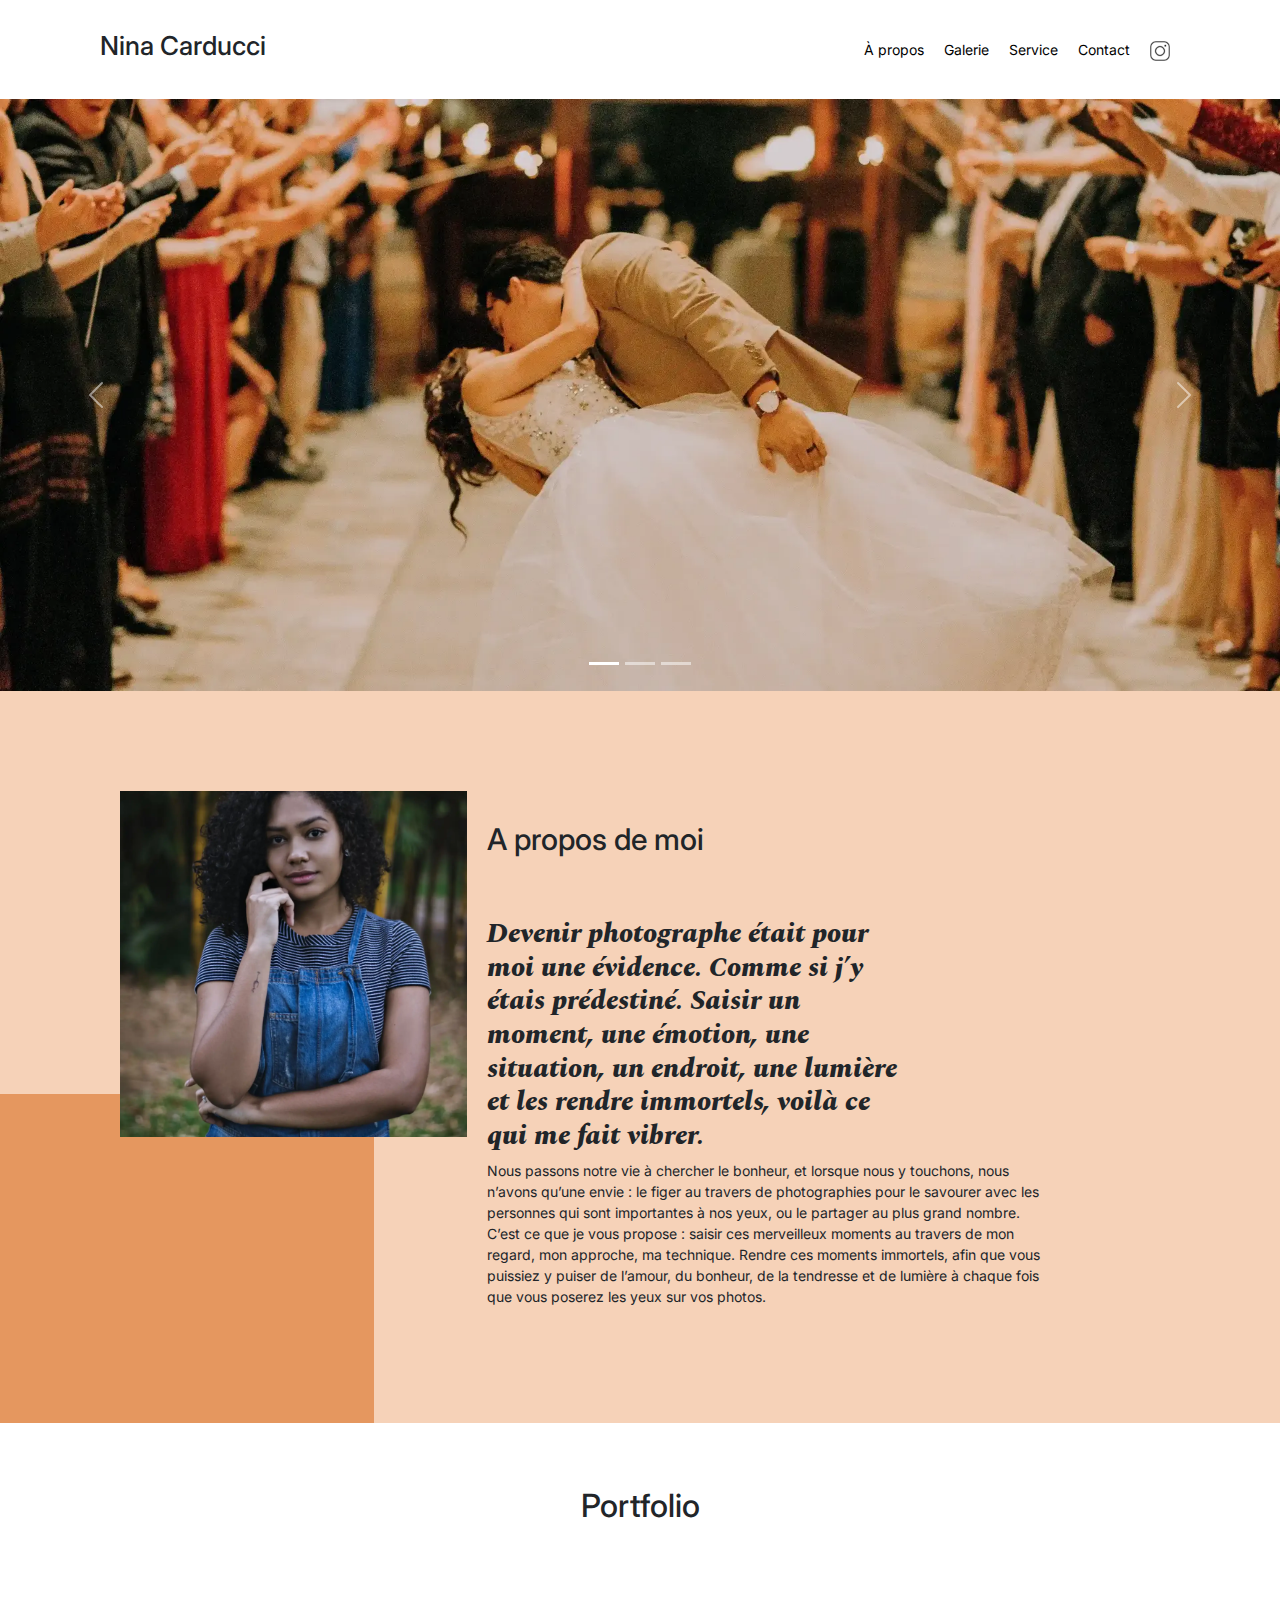
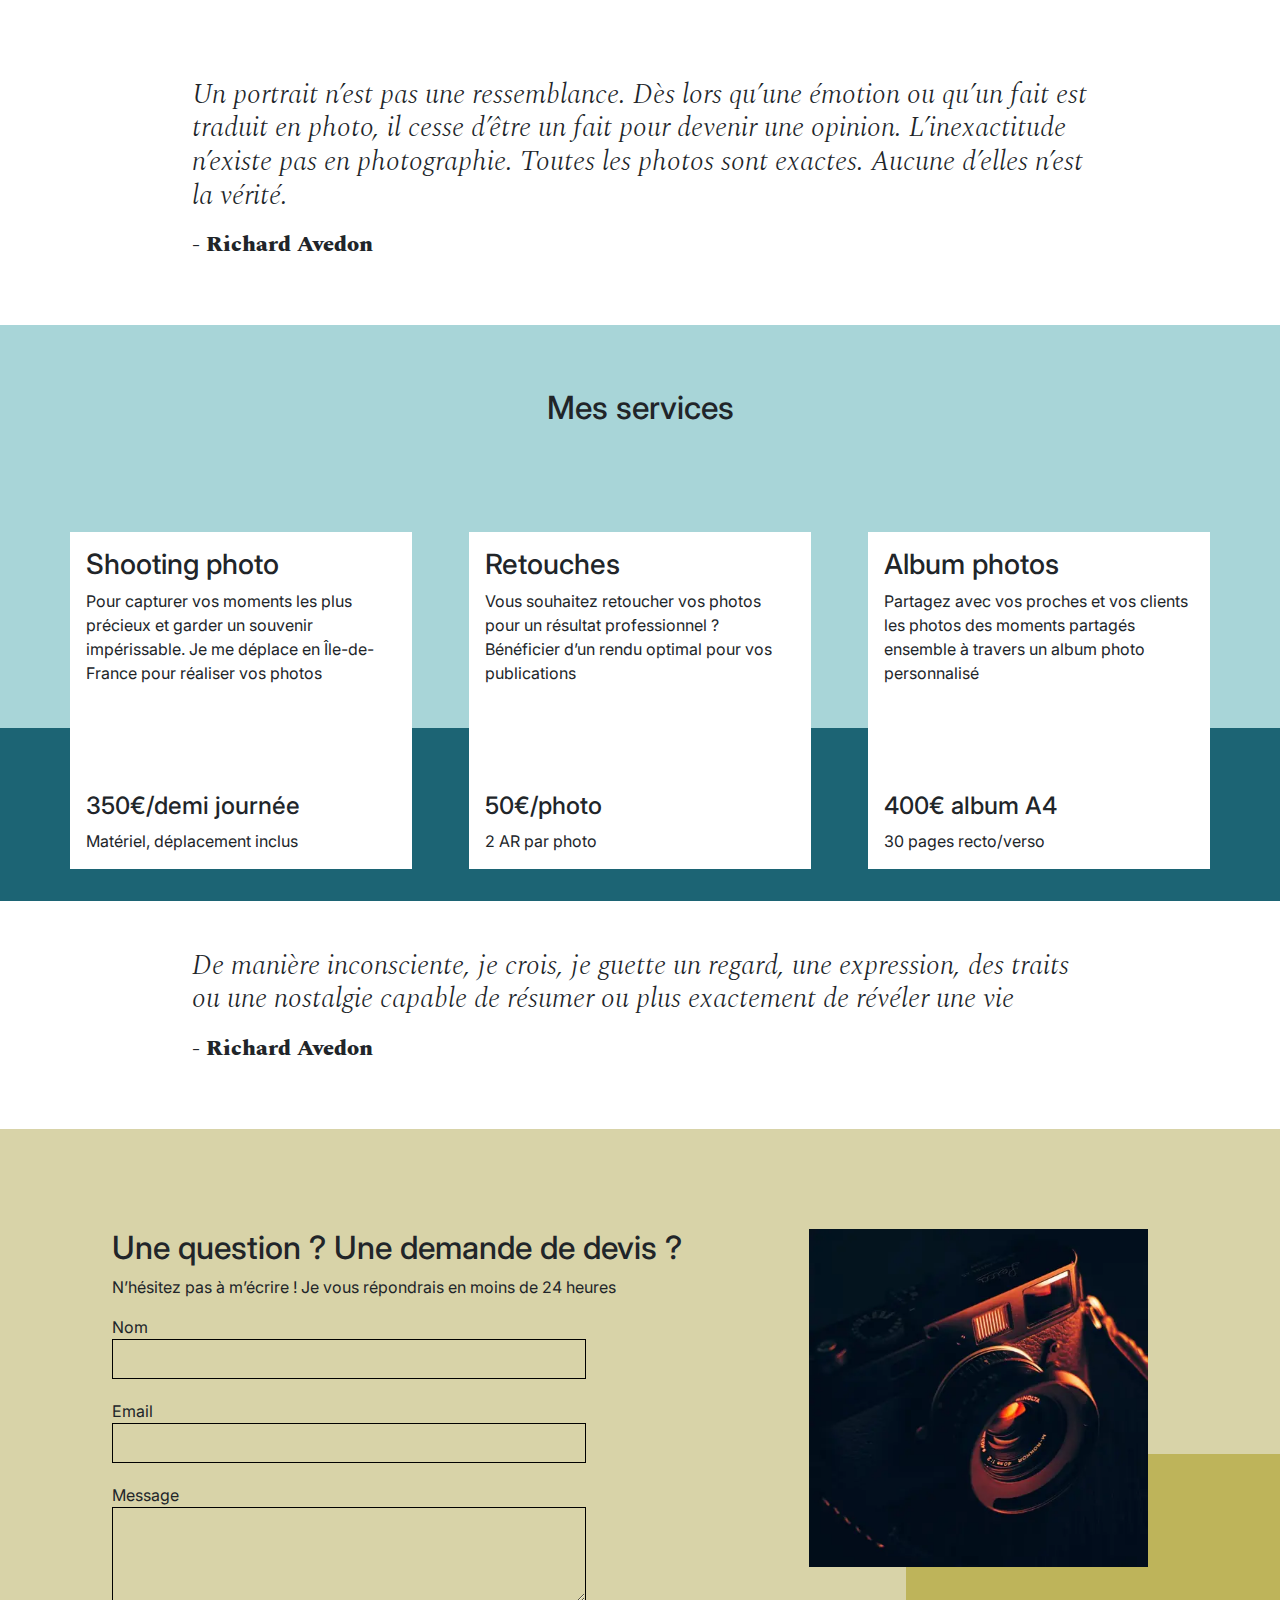
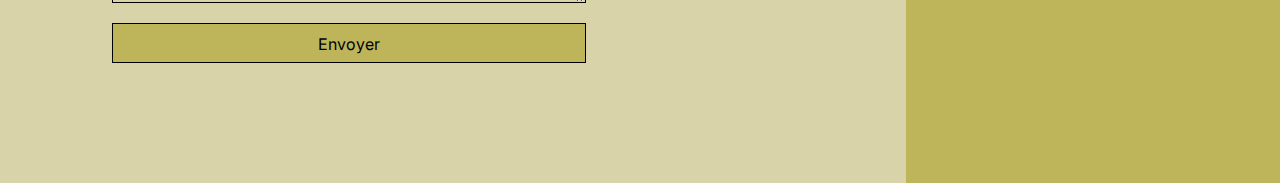
<file: index.html>
<!DOCTYPE html>
<html lang="fr">

<head>
	<meta name="viewport" content="width=device-width, initial-scale=1.0">
	<title>Nina Carducci - Photographe Professionnelle à Bordeaux | Portraits, Mariages, Événements</title>

	<!-- Open Graph meta tags -->
	<meta property="og:type" content="website">
	<meta property="og:title" content="Nina Carducci - Photographe Professionnelle à Bordeaux">
	<meta property="og:description"
		content="Photographe professionnel à Bordeaux. Contactez-nous au 05 56 67 78 89 pour prendre rendez-vous.">
	<meta property="og:url" content="https://nina-carducci.github.io/">
	<meta property="og:image" content="https://nina-carducci.github.io/assets/images/nina.png">
	<meta property="og:site_name" content="Nina Carducci Photographie">
	<meta property="og:locale" content="fr_FR">
	<meta property="og:image:width" content="1200">
	<meta property="og:image:height" content="630">

	<!-- Twitter Card meta tags -->
	<meta name="twitter:card" content="summary_large_image">
	<meta name="twitter:title" content="Nina Carducci - Photographe Professionnelle à Bordeaux">
	<meta name="twitter:description"
		content="Photographe professionnel à Bordeaux. Contactez-nous au 05 56 67 78 89 pour prendre rendez-vous.">
	<meta name="twitter:image" content="https://nina-carducci.github.io/assets/images/nina.png">
	<meta name="twitter:site" content="@NinaCarducci">
	<meta name="twitter:creator" content="@NinaCarducci">

	<!-- Schema.org JSON-LD -->
	<script type="application/ld+json">
  {
    "@context": "https://schema.org",
    "@type": "LocalBusiness",
    "name": "Nina Carducci",
    "image": "https://nina-carducci.github.io/assets/images/nina.png",
    "address": {
      "@type": "PostalAddress",
      "streetAddress": "68 avenue Alsace-Lorraine",
      "addressLocality": "Bordeaux",
      "postalCode": "33200",
      "addressCountry": "FR"
    },
    "telephone": "+33-5-56-67-78-89",
    "openingHours": "Mo-Fr 10:00-19:00",
    "contactPoint": {
      "@type": "ContactPoint",
      "telephone": "+33-5-56-67-78-89",
      "contactType": "Customer Service",
      "availableLanguage": "French",
      "hoursAvailable": {
        "@type": "OpeningHoursSpecification",
        "dayOfWeek": [
          "Monday",
          "Tuesday",
          "Wednesday",
          "Thursday",
          "Friday"
        ],
        "opens": "10:00",
        "closes": "19:00"
      }
    }
  }
  </script>

	<meta name="description"
		content="Découvrez le travail de Nina Carducci, photographe professionnelle à Bordeaux spécialisée en portraits, mariages, et événements.">
	<meta charset="UTF-8">

	<script src="assets/maugallery.js" defer></script>
	<script src="https://cdn.jsdelivr.net/npm/bootstrap@5.3.2/dist/js/bootstrap.bundle.min.js"
		integrity="sha384-C6RzsynM9kWDrMNeT87bh95OGNyZPhcTNXj1NW7RuBCsyN/o0jlpcV8Qyq46cDfL" crossorigin="anonymous"
		defer></script>

	<link rel="stylesheet" href="./assets/bootstrap/bootstrap.min.css">
	<link rel="stylesheet" href="./assets/style.css">


	<link rel="stylesheet"
		href="https://fonts.googleapis.com/css2?family=Inter&family=Spectral:ital,wght@0,400;1,300;1,400;1,800&display=swap"
		as="style" crossorigin>
	<link rel="preconnect" href="https://fonts.googleapis.com">
	<link rel="preconnect" href="https://fonts.gstatic.com" crossorigin>
</head>

<body>
	<div class="top-header">
		<h1 class="name">Nina Carducci</h1>
		<div class="nav">
			<ul>
				<li><a href="#about">À propos</a></li>
				<li><a href="#gallery">Galerie</a></li>
				<li><a href="#services">Service</a></li>
				<li><a href="#contact">Contact</a></li>
				<li><a class="social-link" href="https://www.instagram.com/ninacarducci.photo/?hl=fr"
						target="_blank"><img src="assets/images/instagram-480.webp"
							alt="photo de l'icone d'instagram pour la rediréction de l'utilisateur sur la page instagram de l'artiste"></a>
				</li>
			</ul>
		</div>
	</div>
	<div id="header">

		<div id="carouselExampleIndicators" class="carousel slide" data-bs-ride="carousel">
			<div class="carousel-indicators">
				<button type="button" data-bs-target="#carouselExampleIndicators" data-bs-slide-to="0" class="active"
					aria-current="true" aria-label="Slide 1"></button>
				<button type="button" data-bs-target="#carouselExampleIndicators" data-bs-slide-to="1"
					aria-label="Slide 2"></button>
				<button type="button" data-bs-target="#carouselExampleIndicators" data-bs-slide-to="2"
					aria-label="Slide 3"></button>
			</div>
			<div class="carousel-inner">
				<div class="carousel-item active">
					<img src="./assets/images/slider/edward-cisneros-3_h6-1NPDGw-unsplash-1920.webp"
						class="d-block w-100"
						srcset="./assets/images/slider/edward-cisneros-3_h6-1NPDGw-unsplash-480.webp 480w, ./assets/images/slider/edward-cisneros-3_h6-1NPDGw-unsplash-1024.webp 1024w, ./assets/images/slider/edward-cisneros-3_h6-1NPDGw-unsplash-1920.webp 1920w"
						sizes="(max-width: 600px) 480px, (max-width: 1200px) 1024px, 1920px"
						alt="Homme en costume avec une mallette traversant un passage piéton, vu de dos, probablement en route pour le travail">
				</div>
				<div class="carousel-item">
					<img src="./assets/images/slider/nicholas-green-nPz8akkUmDI-unsplash-1920.webp"
						srcset="./assets/images/slider/nicholas-green-nPz8akkUmDI-unsplash-480.webp 480w, ./assets/images/slider/nicholas-green-nPz8akkUmDI-unsplash-1024.webp 1024w, ./assets/images/slider/nicholas-green-nPz8akkUmDI-unsplash-1920.webp 1920w"
						sizes="(max-width: 600px) 480px, (max-width: 1200px) 1024px, 1920px" class="d-block w-100"
						loading="lazy"
						alt="Deux jeunes hommes heureux et enthousiastes acclament un artiste lors d'un concert">
				</div>
				<div class="carousel-item">
					<img src="./assets/images/slider/ryoji-iwata-wUZjnOv7t0g-unsplash-1920.webp"
						srcset="./assets/images/slider/ryoji-iwata-wUZjnOv7t0g-unsplash-480.webp 480w, ./assets/images/slider/ryoji-iwata-wUZjnOv7t0g-unsplash-1024.webp 1024w, ./assets/images/slider/ryoji-iwata-wUZjnOv7t0g-unsplash-1920.webp 1920w"
						sizes="(max-width: 600px) 480px, (max-width: 1200px) 1024px, 1920px" class="d-block w-100"
						loading="lazy"
						alt="Homme en costume avec une mallette traversant un passage piéton, vu de dos, probablement en route pour le travail">
				</div>
			</div>
			<button class="carousel-control-prev" type="button" data-bs-target="#carouselExampleIndicators"
				data-bs-slide="prev">
				<span class="carousel-control-prev-icon" aria-hidden="true"></span>
				<span class="visually-hidden">Previous</span>
			</button>
			<button class="carousel-control-next" type="button" data-bs-target="#carouselExampleIndicators"
				data-bs-slide="next">
				<span class="carousel-control-next-icon" aria-hidden="true"></span>
				<span class="visually-hidden">Next</span>
			</button>
		</div>
	</div>
	<div id="about">
		<div class="picture left">
			<img src="./assets/images/nina-1024.webp"
				srcset="./assets/images/nina-480.webp 480w, ./assets/images/nina-1024.webp 1024w, ./assets/images/nina-1920.webp 1920w"
				sizes="(max-width: 600px) 480px, (max-width: 1200px) 1024px, 1920px" loading="lazy"
				alt="Nina Carducci, photographe professionnelle, en train de capturer des moments précieux avec son appareil photo">
		</div>
		<div id="about-me">
			<h2 class="about-me__title">A propos de moi</h2>
			<h3 class="about-me__introduction">Devenir photographe était pour moi une évidence. Comme si j’y étais
				prédestiné. Saisir un moment, une émotion, une situation, un endroit, une lumière et les rendre
				immortels, voilà ce qui me fait vibrer.</h3>
			<p>Nous passons notre vie à chercher le bonheur, et lorsque nous y touchons, nous n’avons qu’une envie : le
				figer au travers de photographies pour le savourer avec les personnes qui sont importantes à nos yeux,
				ou le partager au plus grand nombre.
				C’est ce que je vous propose : saisir ces merveilleux moments au travers de mon regard, mon approche, ma
				technique. Rendre ces moments immortels, afin que vous puissiez y puiser de l’amour, du bonheur, de la
				tendresse et de lumière à chaque fois que vous poserez les yeux sur vos photos.</p>
		</div>
	</div>




	<div id="gallery">
		<h2 class="title">Portfolio</h2>
		<div class="container py-3">
			<div class="gallery" style="display: none">
				<img data-gallery-tag="Concert" class="gallery-item"
					src="./assets/images/gallery/concerts/aaron-paul-wnX-fXzB6Cw-unsplash-1920.webp"
					srcset="./assets/images/gallery/concerts/aaron-paul-wnX-fXzB6Cw-unsplash-480.webp 480w, ./assets/images/gallery/concerts/aaron-paul-wnX-fXzB6Cw-unsplash-1024.webp 1024w, ./assets/images/gallery/concerts/aaron-paul-wnX-fXzB6Cw-unsplash-1920.webp 1920w"
					sizes="(max-width: 600px) 480px, (max-width: 1200px) 1024px, 1920px" loading="lazy"
					alt="Homme en costume avec une mallette traversant un passage piéton, vu de dos, probablement en route pour le travail">
				<img data-gallery-tag="Entreprises" class="gallery-item" loading="lazy"
					src="./assets/images/gallery/entreprise/ali-morshedlou-WMD64tMfc4k-unsplash-480.webp"
					srcset="./assets/images/gallery/entreprise/ali-morshedlou-WMD64tMfc4k-unsplash-480.webp 480w, ./assets/images/gallery/entreprise/ali-morshedlou-WMD64tMfc4k-unsplash-1024.webp 1024w, ./assets/images/gallery/entreprise/ali-morshedlou-WMD64tMfc4k-unsplash-1920.webp 1920w"
					alt="Portrait professionnel d'un homme d'affaires en costume et cravate, regardant la caméra, bras croisés" />
				<img data-gallery-tag="Entreprises" class="gallery-item" loading="lazy"
					src="./assets/images/gallery/entreprise/jason-goodman-tHO1_OuKbg0-unsplash-1920.webp"
					srcset="./assets/images/gallery/entreprise/jason-goodman-tHO1_OuKbg0-unsplash-480.webp 480w, ./assets/images/gallery/entreprise/jason-goodman-tHO1_OuKbg0-unsplash-1024.webp 1024w, ./assets/images/gallery/entreprise/jason-goodman-tHO1_OuKbg0-unsplash-1920.webp 1920w"
					alt="Portrait d'une jeune femme souriante, probablement au travail, vue de 1/4 de profil alors qu'elle est assise" />
				<img data-gallery-tag="Mariages" class="gallery-item"
					src="./assets/images/gallery/mariage/hannah-busing-RvF2R_qMpRk-unsplash-1920.webp"
					srcset="./assets/images/gallery/mariage/hannah-busing-RvF2R_qMpRk-unsplash-480.webp 480w, ./assets/images/gallery/mariage/hannah-busing-RvF2R_qMpRk-unsplash-1024.webp 1024w, ./assets/images/gallery/mariage/hannah-busing-RvF2R_qMpRk-unsplash-1920.webp 1920w"
					sizes="(max-width: 600px) 480px, (max-width: 1200px) 1024px, 1920px" loading="lazy"
					alt="Mariés s'embrassant lors de la cérémonie de mariage, entourés d'invités qui acclament le couple nouvellement uni">
				<img data-gallery-tag="portrait" class="gallery-item"
					src="./assets/images/gallery/portraits/ade-tunji-rVkhWWZFAtQ-unsplash-1920.webp"
					srcset="./assets/images/gallery/portraits/ade-tunji-rVkhWWZFAtQ-unsplash-480.webp 480w, ./assets/images/gallery/portraits/ade-tunji-rVkhWWZFAtQ-unsplash-1024.webp 1024w, ./assets/images/gallery/portraits/ade-tunji-rVkhWWZFAtQ-unsplash-1920.webp 1920w"
					sizes="(max-width: 600px) 480px, (max-width: 1200px) 1024px, 1920px" loading="lazy"
					alt="Portrait d'une personne avec un fond flou de ville en arrière-plan">
				<img data-gallery-tag="Mariages" class="gallery-item" loading="lazy"
					src="./assets/images/gallery/mariage/jakob-owens-SiniLJkXhMc-unsplash-1920.webp"
					srcset="./assets/images/gallery/mariage/jakob-owens-SiniLJkXhMc-unsplash-480.webp 480w, ./assets/images/gallery/mariage/jakob-owens-SiniLJkXhMc-unsplash-1024.webp 1024w, ./assets/images/gallery/mariage/jakob-owens-SiniLJkXhMc-unsplash-1920.webp 1920w"
					alt="Deux mariés heureux, rigolant ensemble devant un palmier, la mariée tenant un bouquet de fleurs" />
				<img data-gallery-tag="Portrait" class="gallery-item" loading="lazy"
					src="./assets/images/gallery/portraits/nino-van-prattenburg--443cl1uR_8-unsplash-1920.webp"
					srcset="./assets/images/gallery/portraits/nino-van-prattenburg--443cl1uR_8-unsplash-480.webp 480w, ./assets/images/gallery/portraits/nino-van-prattenburg--443cl1uR_8-unsplash-1024.webp 1024w, ./assets/images/gallery/portraits/nino-van-prattenburg--443cl1uR_8-unsplash-1920.webp 1920w"
					alt="Jeune femme à lunettes prenant la pose pour une photo de profil" />
				<img data-gallery-tag="Concert" class="gallery-item" loading="lazy"
					src="./assets/images/gallery/concerts/austin-neill-hgO1wFPXl3I-unsplash-1920.webp"
					srcset="./assets/images/gallery/concerts/austin-neill-hgO1wFPXl3I-unsplash-480.webp 480w, ./assets/images/gallery/concerts/austin-neill-hgO1wFPXl3I-unsplash-1024.webp 1024w, ./assets/images/gallery/concerts/austin-neill-hgO1wFPXl3I-unsplash-1920.webp 1920w"
					alt="Artiste sur scène performant avec de la fumée en arrière-plan, tenant un micro et faisant le chiffre quatre avec sa main droite" />

				<img data-gallery-tag="Entreprises" class="gallery-item" loading="lazy"
					src="./assets/images/gallery/entreprise/mateus-campos-felipe-Fsgzm8N0hIY-unsplash-1920.webp"
					srcset="./assets/images/gallery/entreprise/mateus-campos-felipe-Fsgzm8N0hIY-unsplash-480.webp 480w, ./assets/images/gallery/entreprise/mateus-campos-felipe-Fsgzm8N0hIY-unsplash-1024.webp 1024w, ./assets/images/gallery/entreprise/mateus-campos-felipe-Fsgzm8N0hIY-unsplash-1920.webp 1920w"
					alt="Femme riant devant un ordinateur, discutant avec des collègues au travail, cheveux détachés" />
			</div>
		</div>
		<div class="quote">
			<figure>
				<blockquote>
					<h3 class="quote__text">Un portrait n’est pas une ressemblance. Dès lors qu’une émotion ou qu’un
						fait est traduit en photo, il cesse d’être un fait pour devenir une opinion. L’inexactitude
						n’existe pas en photographie. Toutes les photos sont exactes. Aucune d’elles n’est la vérité.
					</h3>
				</blockquote>
				<figcaption class="quote__author">- Richard Avedon</figcaption>
			</figure>
		</div>
	</div>
	<div id="services">
		<h2 class="title">Mes services</h2>
		<div class="container">
			<div class="service">
				<div class="service__description">
					<h3>Shooting photo</h3>
					<p>Pour capturer vos moments les plus précieux et garder un souvenir impérissable. Je me déplace en
						Île-de-France pour réaliser vos photos</p>
				</div>
				<div class="service__price">
					<h4>350€/demi journée</h4>
					<span>Matériel, déplacement inclus</span>
				</div>

			</div>
			<div class="service">
				<div class="service__description">
					<h3>Retouches</h3>
					<p>Vous souhaitez retoucher vos photos pour un résultat professionnel ? Bénéficier d’un rendu
						optimal pour vos publications</p>
				</div>
				<div class="service__price">
					<h4>50€/photo</h4>
					<span>2 AR par photo</span>
				</div>
			</div>
			<div class="service">
				<div class="service__description">
					<h3>Album photos</h3>
					<p>Partagez avec vos proches et vos clients les photos des moments partagés ensemble à travers un
						album photo personnalisé</p>
				</div>
				<div class="service__price">
					<h4>400€ album A4</h4>
					<span>30 pages recto/verso</span>
				</div>
			</div>
		</div>
	</div>
	<div class="quote">
		<figure>
			<blockquote>
				<h3 class="quote__text">De manière inconsciente, je crois, je guette un regard, une expression, des
					traits ou une nostalgie capable de résumer ou plus exactement de révéler une vie</h3>
			</blockquote>
			<figcaption class="quote__author">- Richard Avedon</figcaption>
		</figure>
	</div>
	<div id="contact">
		<div class="container">
			<div class="form-container">
				<h2>Une question ? Une demande de devis ?</h2>
				<p> N’hésitez pas à m’écrire ! Je vous répondrais en moins de 24 heures</p>
				<form action="" method="post">
					<label for="nom">Nom</label>
					<input type="text" id="nom" name="nom" aria-labelledby="nom">
					<label for="email">Email</label>
					<input type="email" id="email" name="email" aria-labelledby="email">
					<label for="message">Message</label>
					<textarea id="message" name="message" cols="30" rows="10" aria-labelledby="message"></textarea>
					<input type="submit" value="Envoyer" />
				</form>
			</div>
			<div class="picture right">
				<img src="./assets/images/camera-480.webp" loading="lazy"
					alt="Appareil photo argentique posé sur une table">
			</div>
		</div>
	</div>
</body>

</html>
</file>
<file: assets/style.css>
.gallery,.modal{justify-content:center}.modal-caption,.modal-content{max-width:700px;margin:auto;display:block;width:80%}.modal{display:none;align-items:center;position:fixed;z-index:1000;left:0;top:0;width:100%;height:100%;overflow:auto;background-color:rgba(0,0,0,.9)}.modal-caption{text-align:center;color:#ccc;padding:10px 0;height:150px}.close,.nav-button{font-size:40px;font-weight:700;color:#f1f1f1;transition:.3s;position:absolute}.modal-caption,.modal-content{animation-name:zoom;animation-duration:.6s}@keyframes zoom{from{transform:scale(0)}to{transform:scale(1)}}.close{top:15px;right:35px}.close:focus,.close:hover{color:#bbb;text-decoration:none;cursor:pointer}.nav-button{top:50%;cursor:pointer;user-select:none}.nav-button:hover{color:#bbb}.prev{left:10px}.next{right:10px}.nav a,.nav-pills .nav-link{color:#000}.about-me__introduction,.quote,.quote__text{font-style:italic;font-family:Spectral}.quote,.quote__author,.quote__text{font-family:Spectral}.service,.top-header{background-color:#fff;display:flex}#about,#contact{padding-inline:100px;padding-block:100px}.picture.left::before,.picture.right::before{content:" ";width:374px;height:329px;bottom:0;z-index:-1}#about,#contact .container,.mg-next,.mg-prev,.nav ul,.service,.top-header,form{display:flex}body{max-width:1920px;margin:auto}*{font-family:Inter;font-style:normal}.top-header{position:sticky;top:0;z-index:1000;justify-content:space-between;padding-inline:100px;padding-block:30px;align-items:center}#about,#contact,#services,.item-column{position:relative}.top-header .name{font-size:26px}.nav ul{list-style-type:none;font-size:14px;margin-bottom:0}.nav li{padding-inline:10px}.nav a{text-decoration:none}.social-link img{width:20px}#about{background-color:#f6d2b8}.picture.left::before{background-color:#e5975f;position:absolute;left:0}.picture{flex:1;margin:0 20px;z-index:0}.picture img{width:100%}#about-me,.form-container{flex:2}.about-me__title{margin-top:1em;margin-bottom:60px;font-size:30px}.about-me__introduction{font-weight:800;width:60%}#about-me p{width:80%;font-size:14px}.title{text-align:center;padding-block:2em}.gallery{display:flex}.gallery .nav{justify-content:center}#gallery,.service{flex-direction:column}.nav-pills .nav-link.active,.nav-pills .show>.nav-link{color:#fff;background-color:#61571f;border-radius:0}.item-column{margin-bottom:0!important;padding:0}.item-column::after{content:"";display:block;padding-bottom:100%}#gallery{display:flex;align-items:center}.gallery__img{display:flex;flex-direction:row;flex-wrap:wrap;justify-content:center;max-width:1400px}.gallery-item{width:440px;height:440px;object-fit:cover;padding:.5em}.mg-next,.mg-prev{width:30px;height:30px;border-radius:00%;justify-content:center;align-items:center;font-size:24px}form input,form textarea{width:100%;background-color:transparent;border:1px solid;margin-bottom:20px}.quote{width:70%;margin:auto;padding-block:3em}.quote__text{font-weight:300}.quote__author{font-weight:800;font-size:22px}#services{margin:auto;background-color:#a8d5d8}#services .container::before{content:" ";background-color:#1c6474;position:absolute;width:100%;height:30%;bottom:0;left:0;z-index:0}#services .container{justify-content:space-between;display:flex;padding:2em 0}.service{max-width:390px;width:30%;height:337px;padding:1em;justify-content:space-between;z-index:1}#contact{margin:auto;background-color:#d8d3a8}.picture.right::before{background-color:#beb45a;position:absolute;right:0}form{flex-direction:column;width:70%;align-items:flex-start}form input{height:2.5em}form textarea{height:5em;line-height:2.5em;font-size:1.2em}input[type=submit]{background-color:#beb45a;padding:.5em 1em}@media all and (max-width:1400px){.gallery-item{height:380px;width:380px}.gallery__img{max-width:1150px}}@media all and (max-width:1200px){.gallery-item{height:319px;width:319px}.gallery__img{max-width:1000px}}@media all and (max-width:1180px){.picture{flex:2}#about,#contact .container{align-items:center}.about-me__title{margin-top:0;margin-bottom:1em}#about-me h6,#about-me p{width:100%}}@media all and (max-width:1000px){.gallery__img{max-width:1400px}.gallery-item{height:300px;width:300px}.picture.left::before,.picture.right::before{height:30%;position:absolute;z-index:-1;width:100%}#about,#contact .container,#services .container{flex-direction:column}.picture{width:50%}.picture.left::before{bottom:auto;top:0;left:0}.about-me__title{text-align:center;margin-top:1em}.service{width:100%;max-width:100%;height:auto;margin:2em 0}.service__description{margin-bottom:1em}#services .container::before{width:30%;height:100%;bottom:0;right:0;left:auto;z-index:0}#contact .picture.right{margin-top:1em}.picture.right::before{bottom:0;right:0}}@media all and (max-width:650px){.gallery-item{width:100%;aspect-ratio:1/1;height:100%}.top-header{flex-direction:column;padding-inline:0}.top-header .nav,.top-header .nav ul{width:100%;padding:0}.top-header .nav li{flex:1;padding-block:1em;text-align:center}.picture.left::before,.picture.right::before{height:150px}#services .container{align-items:center}.service{max-width:90%}#about,#contact{padding-inline:2em;padding-block:2em}form{width:100%}.picture{width:80%}}.container__buttons{display:flex;justify-content:space-evenly;align-items:center;flex-wrap:wrap;margin:24px 136px 24px 135px}.container__buttons button{height:40px;background-color:#fff;border:none;padding-right:25px;padding-left:25px}#active{background-color:#61571f;color:#fff;padding-left:15px;padding-right:15px}
</file>
